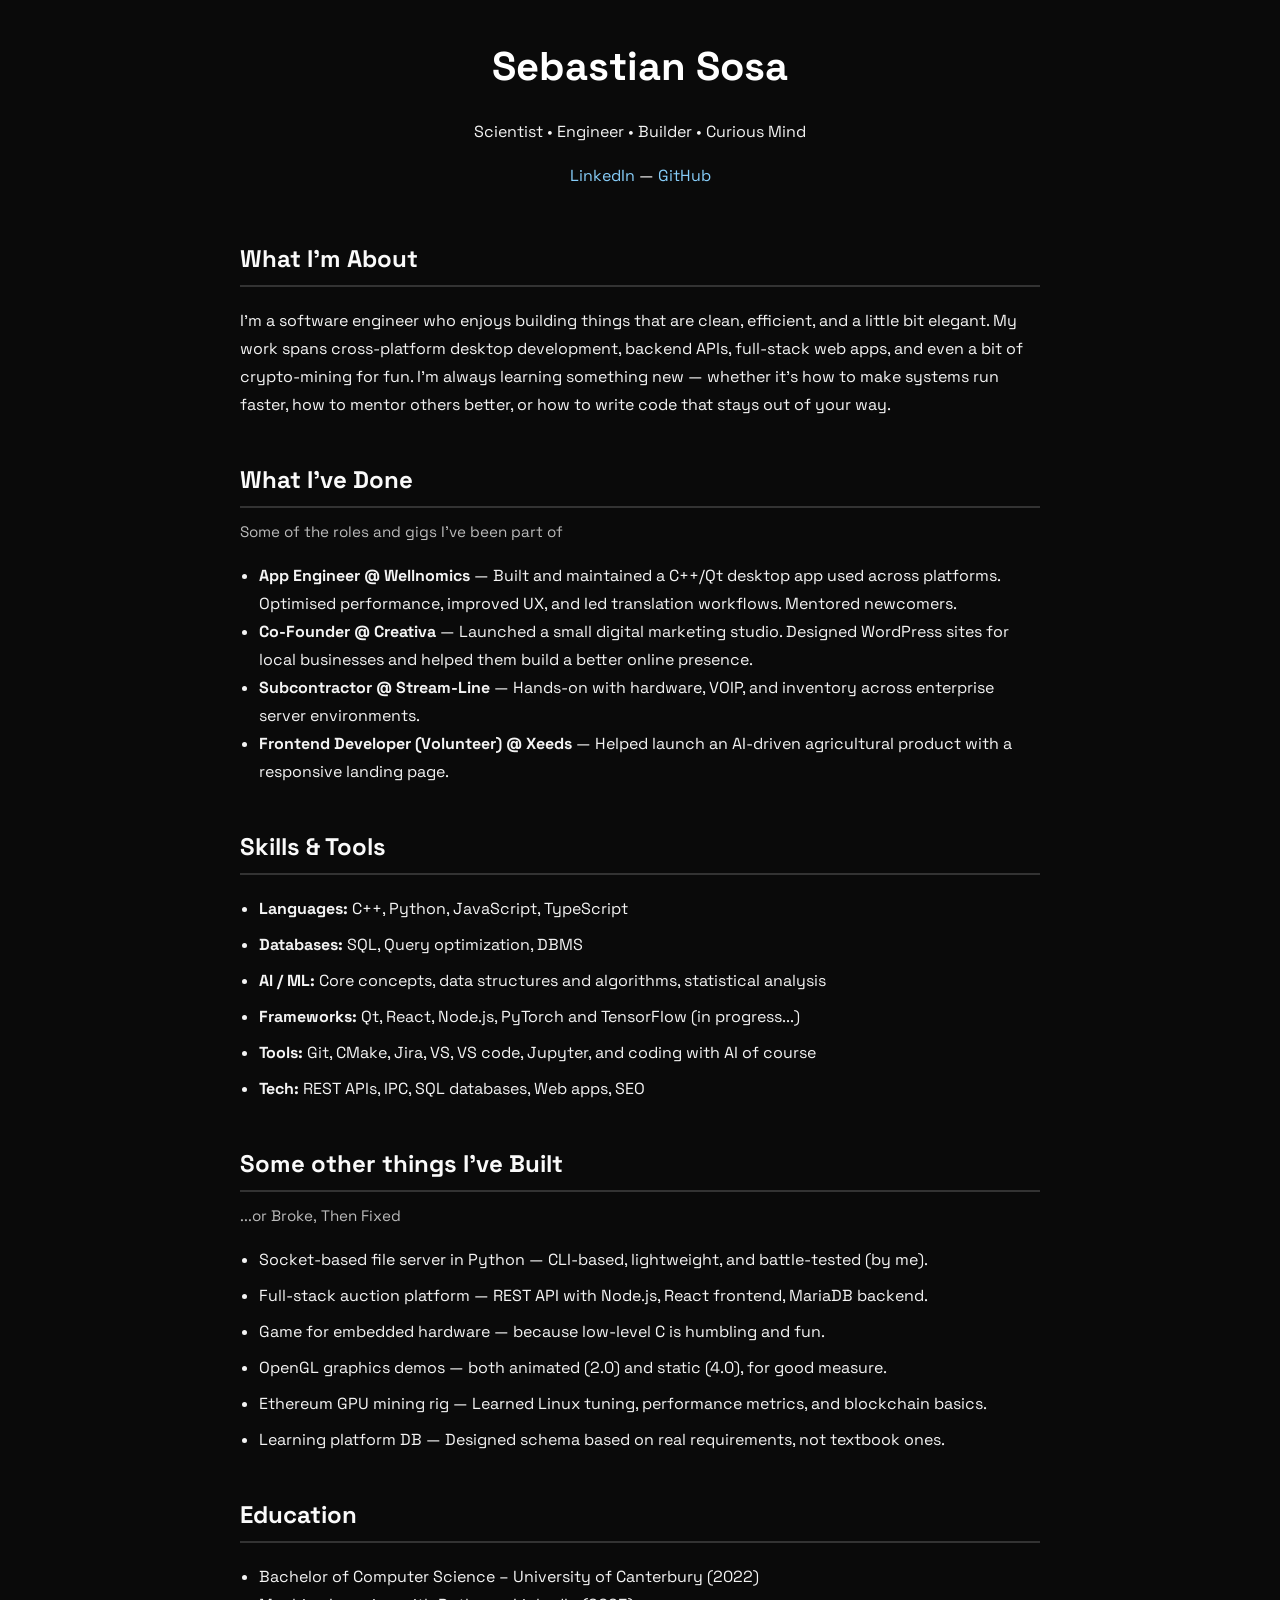
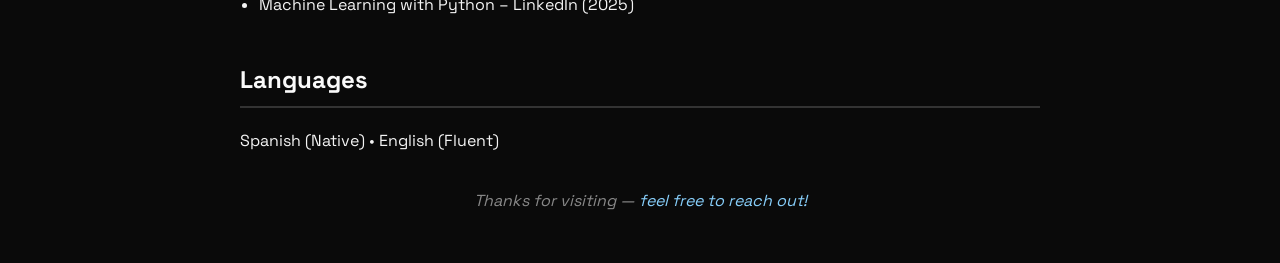
<file: index.html>
<!DOCTYPE html>
<html lang="en">
<head>
  <meta charset="UTF-8" />
  <meta name="viewport" content="width=device-width, initial-scale=1.0" />
  <title>Sebastian Sosa — Software Engineer</title>
  <style>
    body {
      font-family: 'Space Grotesk', sans-serif;
      margin: 0;
      padding: 2rem;
      background-color: #0a0a0a;
      color: #f4f4f4;
      line-height: 1.75;
      max-width: 800px;
      margin-inline: auto;
    }
    header {
      text-align: center;
      margin-bottom: 3rem;
    }
    h1 {
      font-size: 2.5rem;
      margin: 0;
      color: #ffffff;
    }
    h2 {
      border-bottom: 2px solid #333;
      padding-bottom: 0.3rem;
      margin-top: 2.5rem;
      color: #fafafa;
    }
    a {
      color: #87cefa;
      text-decoration: none;
    }
    a:hover {
      text-decoration: underline;
    }
    ul {
      padding-left: 1.2rem;
    }
    .subtitle {
      font-size: 0.95rem;
      color: #bbbbbb;
      margin-top: -0.5rem;
      margin-bottom: 1rem;
    }
    section {
      margin-bottom: 2rem;
    }
    .project-list li, .skill-list li {
      margin-bottom: 0.5rem;
    }
    .note {
      font-style: italic;
      color: #888;
      text-align: center;
    }
  </style>
  <link href="https://fonts.googleapis.com/css2?family=Space+Grotesk:wght@400;600&display=swap" rel="stylesheet">
</head>
<body>
  <header>
    <h1>Sebastian Sosa</h1>
    <p>Scientist • Engineer • Builder • Curious Mind</p>
    <p>
      <a href="https://linkedin.com/in/sebastiansosa1" target="_blank">LinkedIn</a> —
      <a href="https://github.com/sebastiansosa1" target="_blank">GitHub</a>
    </p>
  </header>

  <section>
    <h2>What I'm About</h2>
    <p>
      I'm a software engineer who enjoys building things that are clean, efficient, and a little bit elegant. My work spans cross-platform desktop development, backend APIs, full-stack web apps, and even a bit of crypto-mining for fun. I'm always learning something new — whether it's how to make systems run faster, how to mentor others better, or how to write code that stays out of your way.
    </p>
  </section>

  <section>
    <h2>What I've Done</h2>
    <p class="subtitle">Some of the roles and gigs I've been part of</p>
    <ul>
      <li><strong>App Engineer @ Wellnomics</strong> — Built and maintained a C++/Qt desktop app used across platforms. Optimised performance, improved UX, and led translation workflows. Mentored newcomers.</li>
      <li><strong>Co-Founder @ Creativa</strong> — Launched a small digital marketing studio. Designed WordPress sites for local businesses and helped them build a better online presence.</li>
      <li><strong>Subcontractor @ Stream-Line</strong> — Hands-on with hardware, VOIP, and inventory across enterprise server environments.</li>
      <li><strong>Frontend Developer (Volunteer) @ Xeeds</strong> — Helped launch an AI-driven agricultural product with a responsive landing page.</li>
    </ul>
  </section>

  <section>
    <h2>Skills & Tools</h2>
    <ul class="skill-list">
      <li><strong>Languages:</strong> C++, Python, JavaScript, TypeScript</li>
      <li><strong>Databases:</strong> SQL, Query optimization, DBMS</li>
      <li><strong>AI / ML:</strong> Core concepts, data structures and algorithms, statistical analysis</li>
      <li><strong>Frameworks:</strong> Qt, React, Node.js, PyTorch and TensorFlow (in progress...)</li>
      <li><strong>Tools:</strong> Git, CMake, Jira, VS, VS code, Jupyter, and coding with AI of course</li>
      <li><strong>Tech:</strong> REST APIs, IPC, SQL databases, Web apps, SEO</li>
    </ul>
  </section>

  <section>
    <h2>Some other things I've Built</h2>
    <p class="subtitle">...or Broke, Then Fixed</p>
    <ul class="project-list">
      <li>Socket-based file server in Python — CLI-based, lightweight, and battle-tested (by me).</li>
      <li>Full-stack auction platform — REST API with Node.js, React frontend, MariaDB backend.</li>
      <li>Game for embedded hardware — because low-level C is humbling and fun.</li>
      <li>OpenGL graphics demos — both animated (2.0) and static (4.0), for good measure.</li>
      <li>Ethereum GPU mining rig — Learned Linux tuning, performance metrics, and blockchain basics.</li>
      <li>Learning platform DB — Designed schema based on real requirements, not textbook ones.</li>
    </ul>
  </section>

  <section>
    <h2>Education</h2>
    <ul>
      <li>Bachelor of Computer Science – University of Canterbury (2022)</li>
      <li>Machine Learning with Python – LinkedIn (2025)</li>
    </ul>
  </section>

  <section>
    <h2>Languages</h2>
    <p>Spanish (Native) • English (Fluent)</p>
  </section>

  <footer>
    <p class="note">Thanks for visiting — 
      <a href="https://linkedin.com/in/sebastiansosa1" target="_blank">feel free to reach out!</a>
    </p>
  </footer>
</body>
</html>
</file>
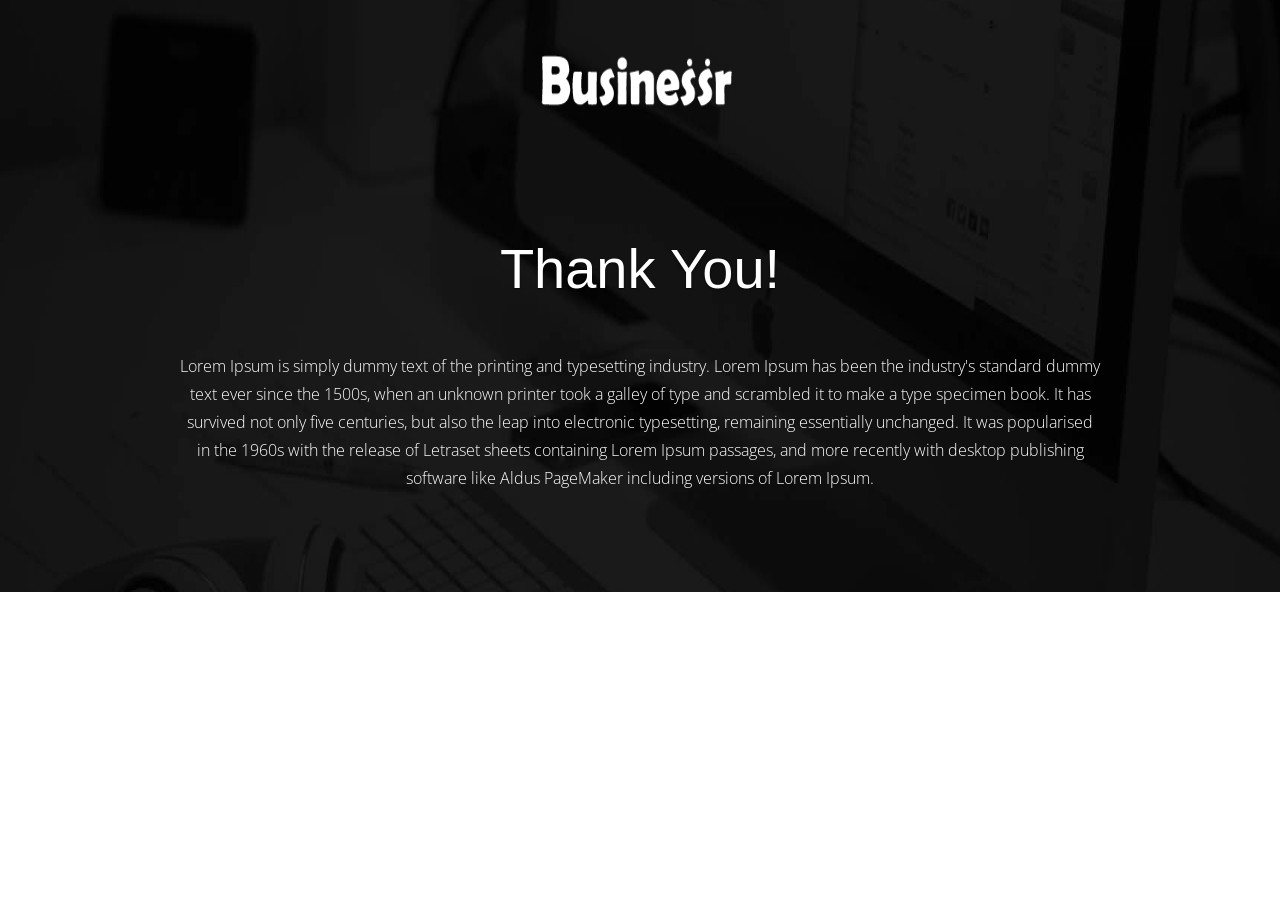
<file: contactthanks.html>
<!DOCTYPE html>
<html>
<head>

<!-- /.website title -->
<title>Thank You</title>
<meta name="viewport" content="width=device-width, initial-scale=1, maximum-scale=1, user-scalable=no">

<!-- CSS Files -->
<link href="css/bootstrap.min.css" rel="stylesheet" media="screen">
<link href="css/font-awesome.min.css" rel="stylesheet"> 


<!-- Colors -->
<link href="css/styles.css" rel="stylesheet" media="screen"> 

<!-- Google Fonts --> 
<link href='http://fonts.googleapis.com/css?family=Open+Sans:400,300,600,700' rel='stylesheet' type='text/css'> 

</head>
  
<body>
 
<div id="top"></div>

<!-- /.parallax full screen background image -->
<div class="fullscreen landing parallax" style="background-image:url('images/bg2.jpg');" data-img-width="2000" data-img-height="1333" data-diff="100">
	
	<div class="overlay">
		<div class="container">
			<div class="col-md-10 col-md-offset-1 text-center">
			
				<!-- /.logo -->
				<div class="logo wow fadeInDown" style="margin-top: 50px"> <a href=""><img src="images/logo.png" alt="logo"></a></div>

				<!-- /.main title -->
					<h1 class="wow fadeInUp" style="margin-bottom: 50px">
					Thank You!
					</h1>
<p>Lorem Ipsum is simply dummy text of the printing and typesetting industry. Lorem Ipsum has been the industry's standard dummy text ever since the 1500s, when an unknown printer took a galley of type and scrambled it to make a type specimen book. It has survived not only five centuries, but also the leap into electronic typesetting, remaining essentially unchanged. It was popularised in the 1960s with the release of Letraset sheets containing Lorem Ipsum passages, and more recently with desktop publishing software like Aldus PageMaker including versions of Lorem Ipsum.
				</p>
				<br><br><br>
			</div>
		</div> 
	</div> 
</div>
 
  
	
	<!-- /.javascript files -->
    <script src="js/jquery.js"></script>
    <script src="js/bootstrap.min.js"></script>
    <script src="js/custom.js"></script>
	<script src="js/wow.min.js"></script>
	<script>
		new WOW().init();
	</script>
</body>
</html>
</file>
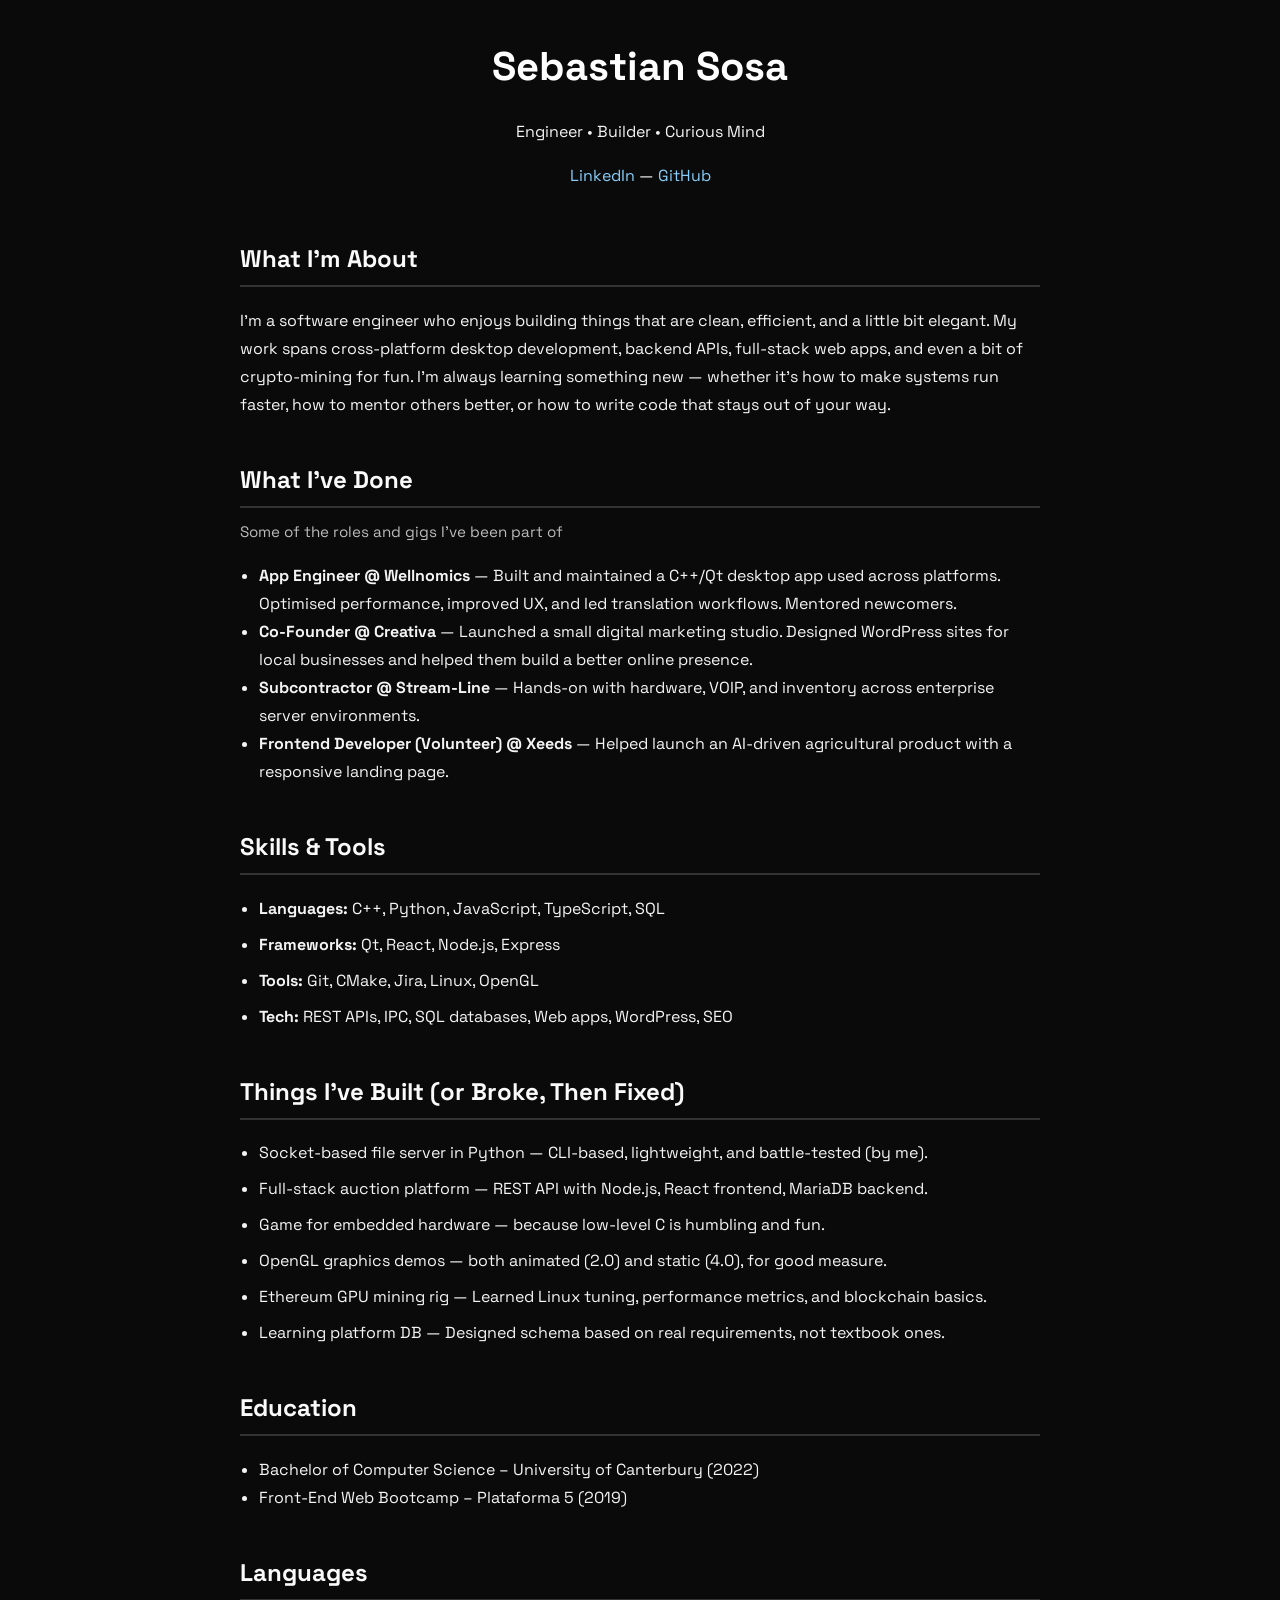
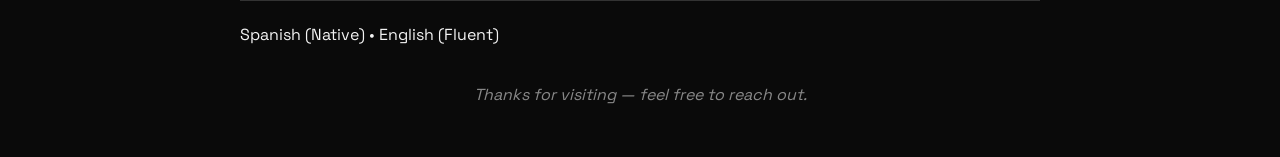
<file: main.html>
<!DOCTYPE html>
<html lang="en">
<head>
  <meta charset="UTF-8" />
  <meta name="viewport" content="width=device-width, initial-scale=1.0" />
  <title>Sebastian Sosa — Engineer, Builder, Curious Mind</title>
  <style>
    body {
      font-family: 'Space Grotesk', sans-serif;
      margin: 0;
      padding: 2rem;
      background-color: #0a0a0a;
      color: #f4f4f4;
      line-height: 1.75;
      max-width: 800px;
      margin-inline: auto;
    }
    header {
      text-align: center;
      margin-bottom: 3rem;
    }
    h1 {
      font-size: 2.5rem;
      margin: 0;
      color: #ffffff;
    }
    h2 {
      border-bottom: 2px solid #333;
      padding-bottom: 0.3rem;
      margin-top: 2.5rem;
      color: #fafafa;
    }
    a {
      color: #87cefa;
      text-decoration: none;
    }
    a:hover {
      text-decoration: underline;
    }
    ul {
      padding-left: 1.2rem;
    }
    .subtitle {
      font-size: 0.95rem;
      color: #bbbbbb;
      margin-top: -0.5rem;
      margin-bottom: 1rem;
    }
    section {
      margin-bottom: 2rem;
    }
    .project-list li, .skill-list li {
      margin-bottom: 0.5rem;
    }
    .note {
      font-style: italic;
      color: #888;
      text-align: center;
    }
  </style>
  <link href="https://fonts.googleapis.com/css2?family=Space+Grotesk:wght@400;600&display=swap" rel="stylesheet">
</head>
<body>
  <header>
    <h1>Sebastian Sosa</h1>
    <p>Engineer • Builder • Curious Mind</p>
    <p>
      <a href="https://linkedin.com/in/sebastiansosa1" target="_blank">LinkedIn</a> —
      <a href="https://github.com/sebastiansosa1" target="_blank">GitHub</a>
    </p>
  </header>

  <section>
    <h2>What I'm About</h2>
    <p>
      I'm a software engineer who enjoys building things that are clean, efficient, and a little bit elegant. My work spans cross-platform desktop development, backend APIs, full-stack web apps, and even a bit of crypto-mining for fun. I'm always learning something new — whether it's how to make systems run faster, how to mentor others better, or how to write code that stays out of your way.
    </p>
  </section>

  <section>
    <h2>What I've Done</h2>
    <p class="subtitle">Some of the roles and gigs I've been part of</p>
    <ul>
      <li><strong>App Engineer @ Wellnomics</strong> — Built and maintained a C++/Qt desktop app used across platforms. Optimised performance, improved UX, and led translation workflows. Mentored newcomers.</li>
      <li><strong>Co-Founder @ Creativa</strong> — Launched a small digital marketing studio. Designed WordPress sites for local businesses and helped them build a better online presence.</li>
      <li><strong>Subcontractor @ Stream-Line</strong> — Hands-on with hardware, VOIP, and inventory across enterprise server environments.</li>
      <li><strong>Frontend Developer (Volunteer) @ Xeeds</strong> — Helped launch an AI-driven agricultural product with a responsive landing page.</li>
    </ul>
  </section>

  <section>
    <h2>Skills & Tools</h2>
    <ul class="skill-list">
      <li><strong>Languages:</strong> C++, Python, JavaScript, TypeScript, SQL</li>
      <li><strong>Frameworks:</strong> Qt, React, Node.js, Express</li>
      <li><strong>Tools:</strong> Git, CMake, Jira, Linux, OpenGL</li>
      <li><strong>Tech:</strong> REST APIs, IPC, SQL databases, Web apps, WordPress, SEO</li>
    </ul>
  </section>

  <section>
    <h2>Things I've Built (or Broke, Then Fixed)</h2>
    <ul class="project-list">
      <li>Socket-based file server in Python — CLI-based, lightweight, and battle-tested (by me).</li>
      <li>Full-stack auction platform — REST API with Node.js, React frontend, MariaDB backend.</li>
      <li>Game for embedded hardware — because low-level C is humbling and fun.</li>
      <li>OpenGL graphics demos — both animated (2.0) and static (4.0), for good measure.</li>
      <li>Ethereum GPU mining rig — Learned Linux tuning, performance metrics, and blockchain basics.</li>
      <li>Learning platform DB — Designed schema based on real requirements, not textbook ones.</li>
    </ul>
  </section>

  <section>
    <h2>Education</h2>
    <ul>
      <li>Bachelor of Computer Science – University of Canterbury (2022)</li>
      <li>Front-End Web Bootcamp – Plataforma 5 (2019)</li>
    </ul>
  </section>

  <section>
    <h2>Languages</h2>
    <p>Spanish (Native) • English (Fluent)</p>
  </section>

  <footer>
    <p class="note">Thanks for visiting — feel free to reach out.</p>
  </footer>
</body>
</html>
</file>
<file: css/styles.css>
/**
* webthemez
* custom styles
**/



:root {
	--xeeds-green: #73b95a;
	--xeeds-darkgreen: #418728;
	--xeeds-grey: #706f6f;
	--xeeds-text-color: black;
	--xeeds-text-color3: #706f6f;
  }


html, body {
	width: 100%;
	overflow-x: hidden;
}
body {
	height:100%;	
	font-family: 'Open Sans', sans-serif;
	/* font-family: 'Lato', sans-serif; */
	font-weight: 300;
	padding:0;
	margin:0;
	font-size:16px;
	line-height: 28px;
	color: var(--xeeds-grey); 
	background: #fff;
	overflow-x:hidden;
	position: relative;
} 
h1,h2,h3,h4,h5,h6{
font-family: 'Alegreya Sans', sans-serif;
}
h1 { font-size: 3em; line-height:1.2em; margin:0 0 .8em; }
h2 { font-size: 1.8em; line-height:1.4em; margin:0 0 .8em;  }
h3 { font-size: 1.4em; line-height:1.4em; }
h4 { font-size: 1.25em; line-height:1.4em;}
h5 { font-size: 1.1em; line-height:1.4em; }
h6 { font-size: 1em; line-height:1.2em; }

h1 a, h2 a, h3 a, h4 a, h5 a, h6 a {
	text-decoration: none; 
}	 
p { 
	padding:0 0 1em;
	margin:0;
}
a {
	color: var(--xeeds-green);
	outline: 0;
	font-weight: bold;
	-webkit-transition: all .8s ease;
	transition: all .8s ease;
} 
a:hover {
	text-decoration: none;
	color: #1f2222;
	-webkit-transition: all .8s ease;
	transition: all .8s ease;
}
.highlight {
	color: var(--xeeds-green);
}
 
.fullscreen {
    width:100%;
    min-height:100%;
	background-repeat:no-repeat;
    background-position:50% 50%;
    background-position:50% 50%\9 !important;
}
.overlay {
    background-color: rgba(0, 0, 0, 0.45);
    position: relative;
    width: 100%;
    height: 100%;
    display: block;
}
#menu {
	z-index: 999;
}
.navbar-default {
	background: var(--xeeds-green);
	padding: 25px;
}
.navbar-default .navbar-brand {
    padding: 0px;
}
.navbar-default .navbar-nav > li > a {
    color: var(--xeeds-grey);
	/* rgba(255, 255, 255, 0.61); */
	
    font-weight: 600;
    font-size: 15px;
}
.navbar-default .navbar-nav > li > a:hover,
.navbar-default .navbar-nav > li > a:focus {
    color: #090909;
}
.navbar-default .navbar-nav > .active > a, 
.navbar-default .navbar-nav > .active > a:hover, 
.navbar-default .navbar-nav > .active > a:focus {
	background: transparent;
    
	color: var(--xeeds-text-color);
}
.btn-default {
	font-size: 17px;
	margin: 30px 0 10px;
	margin-right: 10px;
	line-height: 20px;
	padding: 15px 35px;
	height: 50px;
	border: 2px solid var(--xeeds-green);
	background: transparent;
	transition: all 0.4s;
	color: var(--xeeds-green);
}
.btn-default:hover, .btn-default:focus, .btn-default:active, .btn-default.active, .open > .dropdown-toggle.btn-default {
	border: 2px solid var(--xeeds-green);
	background: var(--xeeds-green);
	color: var(--xeeds-text-color);
}
.btn-primary {
	font-size: 17px;
	margin: 30px 0 10px;
	margin-right: 10px;
	line-height: 20px;
	padding: 15px 35px;
	height: 50px;
	border: 2px solid var(--xeeds-green);
	background: var(--xeeds-green);
	transition: all 0.4s;
	color: var(--xeeds-text-color);
}
.btn-primary:hover, .btn-primary:focus, .btn-primary:active, .btn-primary.active, .open > .dropdown-toggle.btn-primary {
	border: 2px solid var(--xeeds-green);
	background: transparent;
	color: var(--xeeds-green);
}
.btn-secondary {
	font-size: 20px;
	font-weight: 300;
	line-height: 20px;
	padding: 20px 50px;
	height: 65px;
	border: none;
	background: var(--xeeds-darkgreen);
	transition: all 0.4s;
	color: var(--xeeds-text-color);
	border-radius: 4px;
}
.btn-secondary:hover, .btn-secondary:focus, .btn-secondary:active, .btn-secondary.active, .open > .dropdown-toggle.btn-secondary {
	background: var(--xeeds-darkgreen);
	color: var(--xeeds-text-color)
}
.site-name img{
	width: 200px; 
	height: 65px
}
.logo {
	margin: 80px 0 100px 0;
}
.logo img{
	width: 200px; 
	height: 65px
}
.landing h1{
	font-size: 56px;
	font-weight: 300;
	color: #fff;
	margin: 120px 0 20px 0;
	text-shadow: 0 1px 2px rgba(0, 0, 0, .6);
}
.landing p {
	color: #fff;
}
.landing-text {
	margin-bottom: 20px;
}
.landing-text p { 
	padding-bottom: 20px;
}
.more {
	margin-bottom: 100px;
}
.more p {
	font-size: 17px;
}
.head-btn {
	margin-bottom: 120px;
}
.option {
	text-transform: uppercase;
	padding: 5px;
	min-width: 80px;
	margin-right: 5px;
	transition: all 0.4s;
	font-size: 14px;
	color: #fff;
}
.option .fa {
	font-size: 16px;
	margin-right: 10px;
}
.option:hover {
	color: var(--xeeds-darkgreen);
}
.header-phone {
	margin: 50px 0 100px;
}
#intro {
	padding: 80px 0 80px;
}
#intro h2 {
	font-size: 40px;
	font-weight: 300;
	margin: 15px 0 15px 0;
}
.intro-pic {
	margin-top: 20px;
}
.btn-section {
	padding-top: 20px;
}
#services {
	padding: 80px 0;
}
#services h2 {
	margin: 15px 0 15px 0;
	font-size: 40px;
	font-weight: 300;
}
#services .services-title p {
	font-size: 18px;
}
.row-feat {
	padding-top: 50px;
}
.feat-list {
	margin-top: 40px;
}
.feat-list i {
	font-size: 48px;
	float: left;
	width: 20%;
	color: var(--xeeds-green);
	height: 100%;
	position: relative;
	opacity: 0.6;
	-webkit-transition: all .8s ease;
	transition: all .8s ease;
	top: 10px;
}
.feat-list:hover i {
	color: var(--xeeds-darkgreen);
	-webkit-transition: all .8s ease;
	transition: all .8s ease;
}
#services .inner {
	float: left;
	display: inline-block;
	width: 80%;
}
#about-us {
	padding: 100px 0 100px;
}
#about-us h2 {
	font-size: 40px;
	font-weight: 300;
	margin: 15px 0 15px 0;
}
.about-us-pic {
	margin-top: 20px;
}
.subscribe {
	color: #fff;
}
.letter {
	margin-top: 100px;
	width: 100px;
	height: 100px;
	line-height: 100px;
	font-size: 50px;
	color: var(--xeeds-green);
	border-radius: 5px;
	border: solid 1px var(--xeeds-green);
	border-radius: 50%;
}
.subscribe p {
	margin: 30px auto 30px;
}
.subscribe-form {
	max-width: 400px;
	margin: 50px auto 150px;
	text-align: center;
	overflow: hidden;
}
.subscribe-form form {
	position: relative;
}
.subscribe-form input {
	max-width: 85%;
	position: relative;
	padding: 5px 25px;
}
.subscribe-form .form-control {
	border-radius: 4px 0 0 4px;
	border: none;
	background-color: rgba(255, 255, 255, 0.6);
	color: #333;
	font-size: 1.2em;
	height: 55px;
}
.subscribe-form button {
	border-radius: 0 4px 4px 0;
	background-color: var(--xeeds-green);
	color: #ffffff;
	font-size: 1em;
	line-height: 52px;
	position: absolute;
	top: 0px;
	right: 0px;
	padding: 0 30px;
	margin: 0;
	-webkit-transition: all .8s ease;
	transition: all .8s ease;
	border-radius: 0;
}
.subscribe-form .btn {
	height: 55px;
}
.subscribe-form .btn:hover {
	background-color: var(--xeeds-darkgreen);
	color: #fff;
	-webkit-transition: all .8s ease;
	transition: all .8s ease;
}
.subscribe-form .form-control::-webkit-input-placeholder {
	color: #333;
}
.subscribe-form .form-control:-moz-placeholder { 
	color: #333;  
}
.subscribe-form .form-control::-moz-placeholder { 
	color: #333;  
}
.subscribe-form .form-control:-ms-input-placeholder {  
	color: #333;  
}
#portfolios {
	padding-top: 100px;
}
.title-line {
    width: 100px;
    height: 3px;
    margin: 0 auto;
    background: var(--xeeds-green);
}
.portfolio {
    padding-top: 50px;
    padding-bottom: 100px;
}
.portfolio .screen {
    background: #FFFFFF;
    padding: 10px;
    margin: 13px;
    display: block;
}
.portfolio .screen img {
    width: 100%;
	border-radius: 4px;
	
	-webkit-transition: all .8s ease;
	transition: all .8s ease;
}
.portfolio .screen img:hover {
	border: solid 5px var(--xeeds-green);
	-webkit-transition: all .8s ease;
	transition: all .8s ease;
}
.modal-backdrop.in {
    background-color: #000;
}
.ekko-lightbox .modal-content {
	-webkit-box-shadow: none;
	-moz-box-shadow: none;
	box-shadow: none;
	-webkit-border-radius: 0;
	-moz-border-radius: 0;
	border-radius: 0;
	border: none;
	background-color: transparent;
}
.ekko-lightbox .modal-header {
	border: 0;
	padding-left: 0;
	padding-right: 0;
}
.ekko-lightbox .modal-header .close {
	-webkit-opacity: 0.7;
	-moz-opacity: 0.7;
	opacity: 0.7;
	color: #fff;
	text-shadow: 0;
	font-weight: 100;
	margin-top: 5px;
}
.ekko-lightbox .modal-header .close:hover {
	-webkit-opacity: 1;
	-moz-opacity: 1;
	opacity: 1;
}
.ekko-lightbox .modal-header h4.modal-title {
	font-weight: 100;
	color: #fff;
	padding: 0;
}
.ekko-lightbox .modal-body {
	padding: 0;
}
.ekko-lightbox .modal-footer {
	-webkit-opacity: 0.9;
	-moz-opacity: 0.9;
	opacity: 0.9;
	border: 0;
	color: #fff;
	font-weight: 100;
	padding: 0;
}
.ekko-lightbox-nav-overlay a {
	-webkit-opacity: 0.9;
	-moz-opacity: 0.9;
	opacity: 0.9;
	text-shadow: none;
}
#client {
	background: #f6f6f6;
	padding: 70px 0 70px;
}
#client img {
	max-height: 50px;
	margin: 0 20px;
	opacity: 1;
	transition: all 0.3s ease;
	-webkit-transition: all 0.3s ease;
	-moz-transition: all 0.3s ease;
}
#client img:hover {
	opacity: 0.7;
	transition: all 0.3s ease;
	-webkit-transition: all 0.3s ease;
	-moz-transition: all 0.3s ease;
}
#clients {
	/* padding: 100px 0 100px; */
	background-color: #F6F6F6;
}
.clients-item {
	display: block;
	width: 100%;
	height: auto;
	position: relative;
	margin-top: 30px;
}
.clients-item .box {
	margin-right: 15px;
	margin-left: 15px;
}
.clients-item .box .message {
	padding: 20px;
	font-style: italic;
	line-height: 30px;
	font-weight: 300;
	font-size: 18px;
}
.clients-item .client-pic img {
	width: 100px;
	height: 100px;
	border-radius: 50%;
	max-width: 100%;
}
.clients-item .client-info .client-name {
	margin-top: 10px;
	font-size: 16px;
}
.clients-item .client-info .company {
	font-style: italic;
	color: var(--xeeds-green);
}
.owl-theme .owl-controls .owl-page span{
	background: var(--xeeds-green);
}
.action {
	color: #fff;
}
.action h2 {
	font-size: 40px;
	font-weight: 300;
}
.download-store {
	padding: 50px 0 130px;
}
.download-store li {
	display: inline-block;
	list-style: none;
	margin-left: 10px;
}
.appstorebutton {
	height: 65px;
	width: 195px;
	position: relative;
	border-radius: 4px;
} 
.iphone {
	background: var(--xeeds-darkgreen);
	transition: all 0.3s ease;
	-webkit-transition: all 0.3s ease;
	-moz-transition: all 0.3s ease;
}
.iphone:hover {
	background-color: var(--xeeds-darkgreen);
	transition: all 0.3s ease;
	-webkit-transition: all 0.3s ease;
	-moz-transition: all 0.3s ease;
}
.android {
	background: #555;
	transition: all 0.3s ease;
	-webkit-transition: all 0.3s ease;
	-moz-transition: all 0.3s ease;
}
.android:hover {
	background-color: #444;
	transition: all 0.3s ease;
	-webkit-transition: all 0.3s ease;
	-moz-transition: all 0.3s ease;
}
.appstorebutton a {
	color: var(--xeeds-text-color);
	text-decoration: none;
}
.appstorebutton p {
	font-size: 20px;
	font-weight: 300;
	text-align: left;
	color: var(--xeeds-text-color);
	padding: 10px 0 0 65px;
	line-height: 1;
}
.appstorebutton p small {
	font-size: 16px;
}
.appstorebutton i {
	position: absolute;
	top: 0;
	left: 0;
	margin: 10px 0 0 17px;
	font-size: 40px;
}
#footer {
	background: var(--xeeds-green);
	padding: 50px 0 50px;
}
.social ul {
	padding: 0;
	list-style: none;
}
.social li {
	display: inline-block;
	padding-right: .3em;
}
.social li a {
	display: block;
	width: 40px;
	height: 40px;
	line-height: 40px;
	color: var(--xeeds-green);
	border-radius: 5px;
	background: #fff;
	border: solid 1px var(--xeeds-green);
	-webkit-transition: all .8s ease;
	transition: all .8s ease;
	border-radius: 50%;
}
.social li a:hover {
	color: #fff;
	background: var(--xeeds-darkgreen);
}
.scrollToTop{
	width: 40px; 
	height: 40px;
	padding: 5px;
	font-size: 30px;
	text-align: center; 
	color: rgb(223, 74, 67);
	position: fixed;
	bottom: 20px;
	right: 20px;
	display: none;
}
.scrollToTop:hover{
	color: var(--xeeds-green);
}
.control-group .controls {
	overflow-x: hidden;
}
.downloadSection{
padding:100px 0;
}
#pricing {
	padding-top: 100px;
}
.title-line {
    width: 100px;
    height: 3px;
    margin: 0 auto;
    background: var(--xeeds-green);
}
.price-box {
	border: solid 1px #DEDEDE;
}
.pricing-option {
	padding: 50px 0 100px;
}
.pricing-option ul {
	padding: 0;
}
.price-heading h3 {
	margin-top: 0;
	background-color: rgb(222, 222, 222);
	padding: 20px 0;
	font-size: 29px;
}
.price-heading i {
	color: #d1d1d1;
	font-size: 75px;
	margin-top: 20px;
}
.price-group {
	padding: 30px 0 20px;
}
.price-group .dollar {
	font-size: 20px;
	position: relative;
	bottom: 0px;
}
.price-group .price {
	color: var(--xeeds-green);
	font-size: 46px;
	font-weight: 500;
}
.price-group .time {
	font-size: 18px;
}
.price-feature li {
	margin-left: 30px;
	margin-right: 30px;
	list-style: none;
	border-bottom: solid 1px #EEEEEE;
	line-height: 40px;
}
.btn-price {
	margin: 5px 0 15px;
	font-size: 17px;
	padding: 7px 35px;
	height: 40px;
	background: var(--xeeds-green);
	transition: all 0.4s;
	color: var(--xeeds-text-color);
	border-radius: 0;	
}
.btn-price:hover {
	background: var(--xeeds-darkgreen);
	color: var(--xeeds-text-color);
}
#contact {
	width: 100%;
	min-height: 100%;
}
#contact  h2{
	color: var(--xeeds-text-color);
}
.ul-address a {
	font-weight: normal;
}
.ul-address a:hover {
	color: var(--xeeds-text-color);
}
.ul-address li {
	padding-right: 20px; 
	margin-bottom: 8px; 
	list-style: none;
	color: var(--xeeds-text-color);
}
.ul-address i {
	margin-left: 15px;
	position: absolute; 
	left: 0;
	color: var(--xeeds-green); 
	font-size: 25px;
	line-height: 30px;
}
.contact-row {
	margin: 100px 0 100px;
}
#contact-form {
	margin: 0 auto;
}
#contact-form input {
	position: relative;
	padding: 5px 25px;
	width: 100%;
}
#contact-form textarea {
	position: relative;
	padding: 10px 25px;
	width: 100%;
	height: 120px !important;
}
#contact-form .form-control {
	border-radius: 0;
	border: solid 1px #dadada;
	background-color: #fff;
	color: #333;
	font-size: 1.2em;
	height: 55px;
}
#contact-form .btn {
	height: 55px;
	background-color: var(--xeeds-green);
	color: #ffffff;
	font-size: 17px !important;
	line-height: 18px;
	padding: 0 33px;
	border: none;
	border-radius: 0;
	margin: 0;
	-webkit-transition: all .8s ease;
	transition: all .8s ease;
	float: left;
	width: auto;
}
#contact-form .btn:hover {
	background-color: var(--xeeds-darkgreen);
	-webkit-transition: all .8s ease;
	transition: all .8s ease;
}
.navbar-default .navbar-toggle {
  border-color: #FFF;
}
index.htmlmedia="screen"
.navbar-toggle {
  position: relative;
  float: right;
  margin-right: 15px;
  padding: 9px 10px;
  margin-top: 8px;
  margin-bottom: 8px;
  background-color: transparent;
  background-image: none;
  border: 1px solid transparent;
  border-radius: 0;
}
/* iPads (portrait) ----------- */
@media only screen 
and (min-width : 768px) 
and (max-width : 1024px) 
and (orientation : portrait) {
	.more {
		margin-bottom: 50px;
	}
	#intro {
		padding: 30px 0 50px;
	}
	#intro h2, #about-us h2 {
		font-weight: 150;
		text-align: center;
	}
	#intro p, #about-us p {
		text-align: center;
	}
	.btn-section {
		text-align: center;
	}
	#services {
		padding-top: 75px;
	}
	.row-feat {
		padding-top: 40px;
		padding-bottom: 40px;
	}
	#about-us {
		padding: 80px 0 100px;
	}
	.about-us-pic {
		margin-top: 40px;
	}
	#client img {
		margin: 10px 0 10px;
		max-height: 40px;
	}	
}

/* iPads (landscape) ----------- */
@media only screen 
and (min-width : 768px) 
and (max-width : 1024px) 
and (orientation : landscape) {
	.logo {
		margin: 100px 0 30px 0;
	}
	.landing h1{
		margin: 60px 0 60px 0;
	}	
	.landing-text {
		margin: 60px 0 40px 0;
	}
	.more {
		margin-bottom: 180px;
	}
	.header-phone {
	margin-top: 125px;
	}
	.intro-pic {
		margin-top: 100px;
	}
	.services-img {
		margin-top: 30px;
	}	
	.feat-list {
		margin-top: 10px;
	}
	.feat-list p {
		font-size: 15px;
	}
	.about-us-pic {
		margin-top: 50px;
	}
	#client img {
		max-height: 45px;
	}	
}

/* smart-phone ----------- */
@media (max-width: 767px) {
	.logo {
		margin: 40px 0 30px 0;
	}
	.more {
		margin-bottom: 40px;
	}
	#intro {
		padding: 70px 0 70px;
	}
	#intro h2, #about-us h2 {
		font-weight: 150;
		text-align: center;
	}
	#intro p, #about-us p {
		text-align: center;
	}
	.btn-section {
		text-align: center;
	}
	.feat-list i {
		padding-left: 40px;
	}
	.about-us-pic {
		margin-top: 50px;
	}
	#client img {
		margin: 10px 0 10px;
	}	
}	
/* iPhone 6Plus (landscape) ----------- */
@media (max-width: 736px) {

}

/* iPhone 6 (landscape) ----------- */
@media (max-width: 667px) {
	.logo {
		margin: 30px 0 30px 0;
	}
	.landing h1{
		font-size: 50px;
		margin: 10px 0 25px 0;
	}
	.landing-text {
		margin-top: 20px;
	}
	.letter {
		margin-top: 75px
	}
	.subscribe p {
		margin: 25px auto 15px;
	}
	.subscribe-form {
		margin: 20px auto 100px;
	}
	.action h2 {
		margin-top: 70px;
	}
	.download-store {
		padding: 20px 0 100px;
	}
}

/* iPhone 5 (landscape) ----------- */
@media (max-width: 568px){
	.logo {
		margin: 15px 0 15px 0;
	}
	.landing h1{
		font-size: 40px;
		margin: 20px 0 10px 0;
	}
	.landing-text p {
		font-size: 16px !important; 
	}
	#intro {
		padding-top: 50px;
	}
	#services {
		padding-top: 50px;
	}
	.feat-list i {
		padding-left: 20px;
	}
	#about-us {
		padding: 50px 0 70px;
	}
	#portfolios {
		padding-top: 70px;
	}	
	.portfolio {
		padding-top: 30px;
		padding-bottom: 70px;
	}
	#clients {
		padding: 70px 0 70px;
	}
	.clients-item .box .message {
		line-height: 25px;
		font-size: 18px;
	}
	.action h2 {
		margin: 50px 0 20px;
	}
	.download-text p {
		line-height: 1.5;	
	}	
	.download-store {
		padding: 10px 0 70px;
	}
}

/* iPhone 4 (landscape) ----------- */
@media (max-width: 480px) {
	.feat-list i {
		padding-left: 5px;
	}
	.action h2 {
		font-size: 30px;
	}
}

/* smart phone width: 360px ----------- */
@media (max-width: 360px) {
	#intro h2, #services h2, #about-us h2 {
		font-size: 30px;
	}
	.feat-list i {
		padding-left: 0;
	}
	#services .inner {
		padding-left: 15px;
	}
	.appstorebutton {
		margin-bottom: 15px;
	} 
	.download-store li {
		margin-left: 0;
	}
}

/* iPhone 4/5 (portrait) ----------- */
@media (max-width: 320px) {
	.logo {
		margin: 30px 0 20px 0;
	}
	.landing h1{
		margin: 20px 0 35px 0;
	}
	.more {
		text-align: center;
	}
	.more p {
		font-size: 14px;
	}
	.option {
		padding: 3px;
		min-width: 75px;
		margin-right: 2px;
	}
	.btn-default {
		font-size: 16px;
		margin: 30px 0 10px;
		padding: 15px 30px;
		height: 35px;
		border-radius: 80px;
	}
	.btn-primary {
		font-size: 16px;
		margin: 30px 0 10px;
		margin-right: 15px;
		padding: 15px 30px;
		height: 35px;
		border-radius: 80px;
	}
	.subscribe-form {
		margin: 50px auto 110px;
	}
	.subscribe-form input {
		padding: 5px 15px;
	}
	.subscribe-form button {
		padding: 0 15px;
	}
	.action h2 {
		margin: 70px 0 20px;
	}

}
</file>
